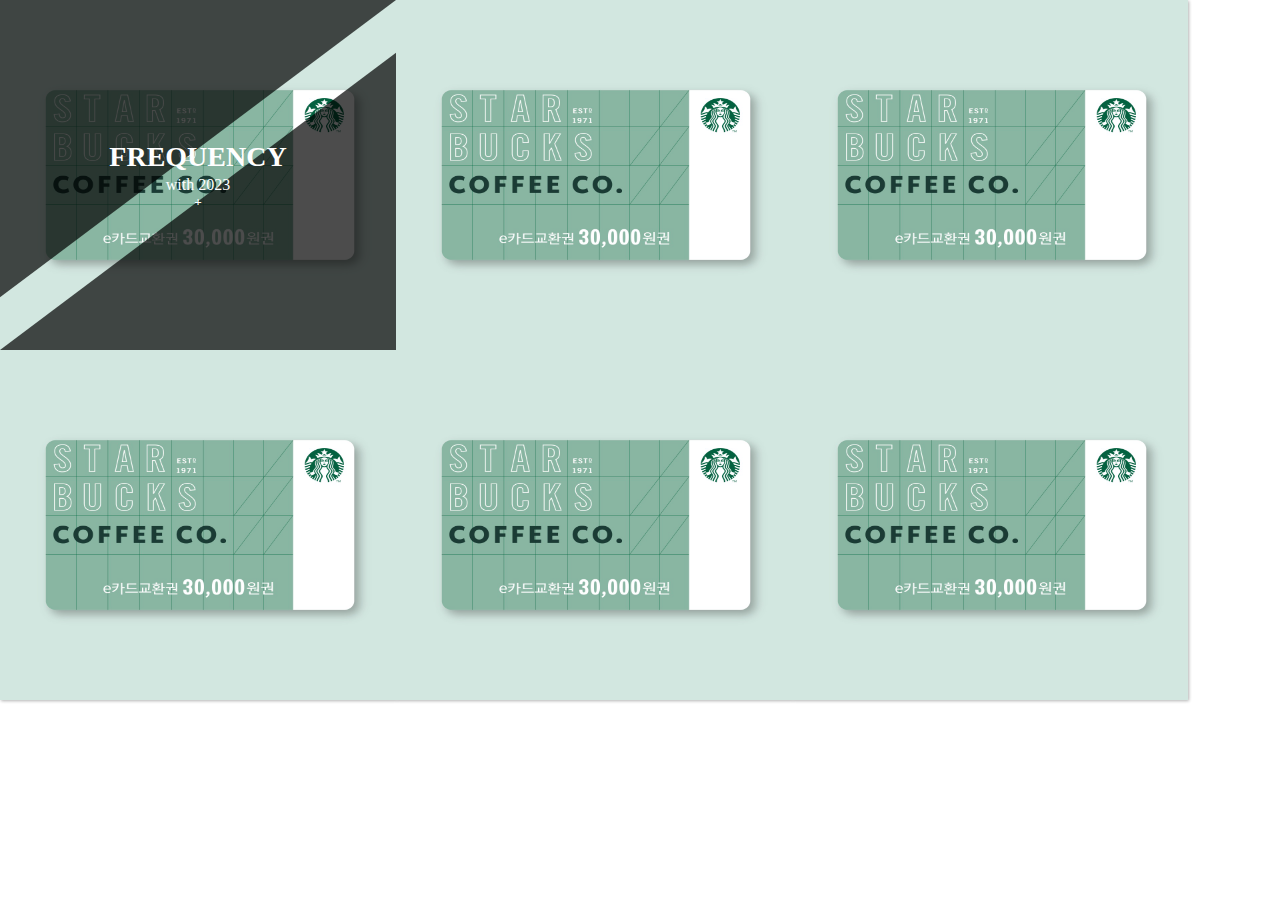
<file: example.html>
<!DOCTYPE html>

<html lang="ko">

<head>

    <meta charset="UTF-8">

    <title>hover-effect1.html</title>



    <style>
        * {padding: 0; margin: 0;}


        #best{width:1200px; height:700px;display:flex;flex-flow:row wrap;}

        .box-wrap {
            width: 33%;
            height: 350px;
            display: flex;
            align-items: center;
            justify-content: center; }
        .box {
            position: relative;
            box-shadow: 1px 1px 3px rgba(0, 0, 0, 0.3);
            cursor: pointer;
            overflow: hidden;
            width: 400px;
            height: 350px; }
        .box img {
            width: 400px;
            display: block;
            height: 350px;
            position: absolute;
            z-index: 10;
            transform: translatey(0px);
            z-index: 30;
            transition: all 0.35s ease-in-out;}
        .box .info {
            opacity: 0;
            visibility: visible;
            z-index: 50;
            position: absolute;
            left: 50%;
            top: 50%;
            transform: translate(-50%, -50%);
            color: #fff;
            text-align: center;
            transition: all 0.35s ease-in-out; }
        .box .info h3 {
            font-size: 28px;
            padding-bottom: 3px; }
        .box:before {
            content: '';
            width: 500px;
            height: 500px;
            background: rgba(0, 0, 0, 0.7);
            position: absolute;
            z-index: 40;
            top: 0;
            right: 0;
            left: auto;
            transform-origin: 100% 0;
            transform: rotate(52.5deg) translatex(-280px);
            transition: all 0.35s ease-in-out;}
        .box:after {
            content: '';
            width: 500px;
            height: 500px;
            background: rgba(0, 0, 0, 0.7);
            position: absolute;
            z-index: 40;
            bottom: 0;
            right: 0;
            left: 0;
            transform-origin: 0 100%;
            transform: rotate(52.5deg) translatex(280px);
            transition: all 0.35s ease-in-out;}
        .box:hover .info {
            opacity: 1;visibility: visible;}
        .box:hover:before {transform: rotate(53.1deg) translatex(0px);}
        .box:hover:after {transform: rotate(53.1deg) translatex(0px);}
    </style>

</head>





<body>

<div id="best">
    <div class="box-wrap">
        <div class="box">
            <div class="img"><img src="img/main/card.jpg"></div>
            <div class="info">
                <h3>FREQUENCY</h3>
                <p>with 2023</p>
                <h5>+</h5>
            </div>
        </div>
    </div>

    <div class="box-wrap">
        <div class="box">
            <div class="img"><img src="img/main/card.jpg"></div>
            <div class="info">
                <h3>FREQUENCY</h3>
                <p>with 2023</p>
                <h5>+</h5>
            </div>
        </div>
    </div>

    <div class="box-wrap">
        <div class="box">
            <div class="img"><img src="img/main/card.jpg"></div>
            <div class="info">
                <h3>FREQUENCY</h3>
                <p>with 2023</p>
                <h5>+</h5>
            </div>
        </div>
    </div>

    <div class="box-wrap">
        <div class="box">
            <div class="img"><img src="img/main/card.jpg"></div>
            <div class="info">
                <h3>FREQUENCY</h3>
                <p>with 2023</p>
                <h5>+</h5>
            </div>
        </div>
    </div>

    <div class="box-wrap">
        <div class="box">
            <div class="img"><img src="img/main/card.jpg"></div>
            <div class="info">
                <h3>FREQUENCY</h3>
                <p>with 2023</p>
                <h5>+</h5>
            </div>
        </div>
    </div>

    <div class="box-wrap">
        <div class="box">
            <div class="img"><img src="img/main/card.jpg"></div>
            <div class="info">
                <h3>FREQUENCY</h3>
                <p>with 2023</p>
                <h5>+</h5>
            </div>
        </div>
    </div>
</div>

</body>

</html>
</file>
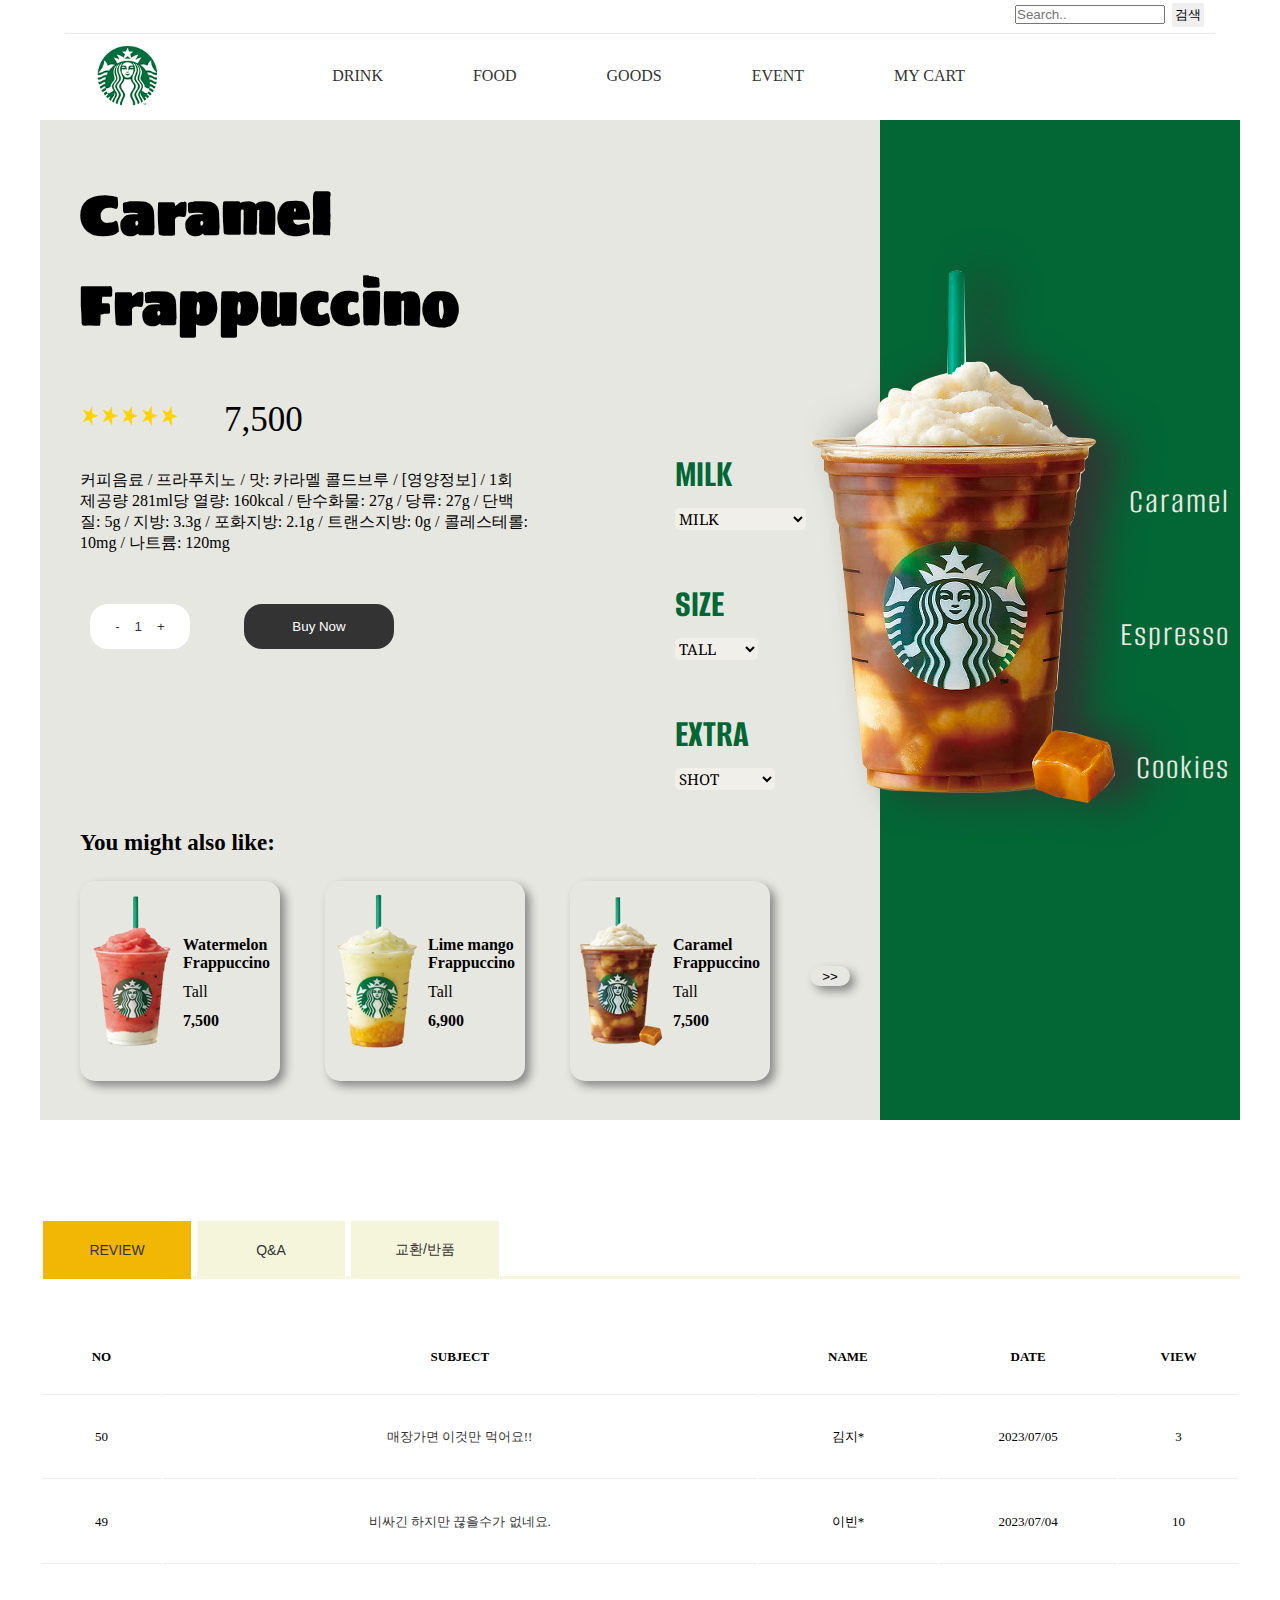
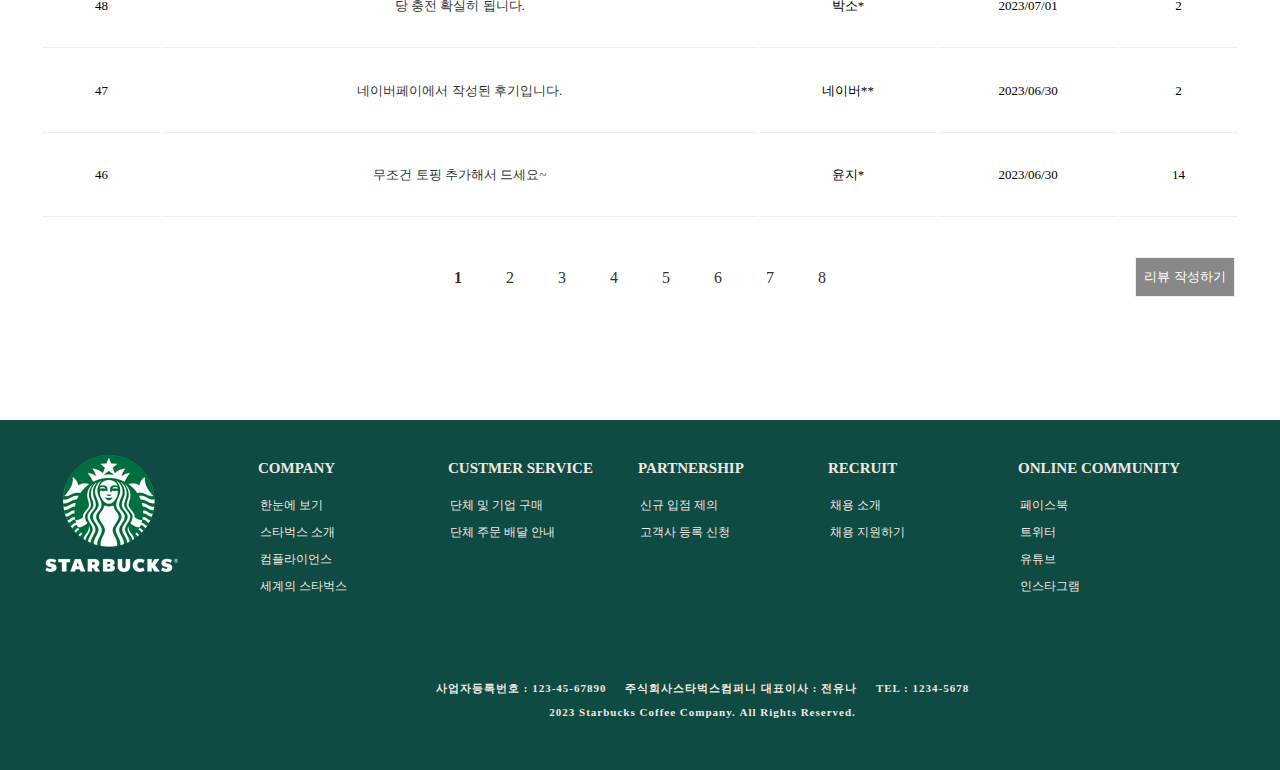
<file: sub.html>
<!DOCTYPE html>
<html lang="en">

<head>
  <meta charset="UTF-8">
  <meta name="viewport" content="width=device-width, initial-scale=1.0">
  <title>Shopping Mall</title>

  <link rel="preconnect" href="https://fonts.googleapis.com">
  <link rel="preconnect" href="https://fonts.gstatic.com" crossorigin>
  <link href="https://fonts.googleapis.com/css2?family=Bebas+Neue&display=swap" rel="stylesheet">

  <link rel="preconnect" href="https://fonts.googleapis.com">
  <link rel="preconnect" href="https://fonts.gstatic.com" crossorigin>
  <link
    href="https://fonts.googleapis.com/css2?family=Alumni+Sans:wght@100&family=Bebas+Neue&family=Instrument+Serif&family=Noto+Serif+Georgian:wght@200&display=swap"
    rel="stylesheet">

  <link rel="preconnect" href="https://fonts.googleapis.com">
  <link rel="preconnect" href="https://fonts.gstatic.com" crossorigin>
  <link
    href="https://fonts.googleapis.com/css2?family=Alumni+Sans:wght@100&family=Bebas+Neue&family=Instrument+Serif&family=Noto+Serif+Georgian:wght@200&family=Sigmar&display=swap"
    rel="stylesheet">
  <!-- greentea Frappucinno -->


  <link rel="stylesheet" href="css/reset.css">
  <link rel="stylesheet" href="css/common.css">
  <link rel="stylesheet" href="css/sub.css">

  <script src="https://ajax.googleapis.com/ajax/libs/jquery/3.7.0/jquery.min.js"></script>


  <script>

    $(function () {

      $('.c').click(function () {
        $("#div1").show();
        $("#div2").hide();
        $("#div3").hide();
      });

      $('.a').click(function () {
        $("#div2").show();
        $("#div1").hide();
        $("#div3").hide();
      });

      $('.b').click(function () {
        $("#div3").show();
        $("#div1").hide();
        $("#div2").hide();
      });

      $('.but:nth-of-type(2)').click(function () {
        $('.but').removeClass('active');
        $(this).addClass('active');
        $("#qna").show();
        $(".review").hide();
        $("#change").hide();
      });

      $('.but:nth-of-type(1)').click(function () {
        $('.but').removeClass('active');
        $(this).addClass('active');
        $(".review").show();
        $("#qna").hide();
        $("#change").hide();
      });

      $('.but:nth-of-type(3)').click(function () {
        $('.but').removeClass('active');
        $(this).addClass('active');
        $("#change").show();
        $("#qna").hide();
        $(".review").hide();
      });


    });

  </script>


</head>

<body>
  <header>
    <div class="search">
      <input name="search"placeholder="Search.." name="search"/> 
      <button type="submit">검색</button>
    </div>      
    <div class="header">
     <div class="inner">
      <h1>
        <a href="index.html">
        <img src="img/main/hlogo.png" alt="로고"></a>
      </h1>
       <ul class="gnb">
          <li><a href="index.html">DRINK</a>
            <ul class="depth2">
             <li><a href="index.html">coffee</a></li>
             <li><a href="index.html">blended</a></li>
             <li><a href="index.html">bottle</a></li>
            </ul>
          </li>
          
          <li><a href="index.html">FOOD</a>
            <ul class="depth2">
             <li><a href="index.html">bread</a></li>
             <li><a href="index.html">cake</a></li>
             <li><a href="index.html">yogurt</a></li>
            </ul>
          </li>

          <li><a href="index.html">GOODS</a>
            <ul class="depth2">
             <li><a href="index.html">머그</a></li>
             <li><a href="index.html">텀블러</a></li>
             <li><a href="index.html">시럽</a></li>
            </ul>
          </li>

          <li><a href="index.html">EVENT</a>
            <ul class="depth2">
             <li><a href="index.html">news</a></li>
             <li><a href="index.html">매장별</a></li>
             <li><a href="index.html">프리퀀시</a></li>
            </ul>
          </li>

          <li><a href="index.html">MY CART</a>
            <ul class="depth2">
             <li><a href="index.html">로그인</a></li>
             <li><a href="index.html">장바구니</a></li>
            </ul>
          </li>
        </ul>

      </div>
    </div>
  </header>



  <div id="sub_main">
    <div id="div1">
      <div class="img_box">
        <img src="img/sub/frappu1.png" alt="1">
        <form>
          <div class="left_box">
            <h3>MILK</h3>
            <select name="milk">
              <option value="MILK" checked>MILK</option>
              <option value="LOWFAT MILK">LOWFAT MILK</option>
              <option value="ALMOND MILK">ALMOND MILK</option>
            </select>
            <h3>SIZE</h3>
            <select name="size">
              <option value="TALL">TALL</option>
              <option value="GRANDE">GRANDE</option>
              <option value="VENTI">VENTI</option>
            </select>
            <h3>EXTRA</h3>
            <select name="extra">
              <option value="SHOT">SHOT</option>
              <option value="SYRUP">SYRUP</option>
              <option value="WHIPPING">WHIPPING</option>
            </select>
          </div>
          <div class="right_box">
            <p>Caramel</p>
            <p>Espresso</p>
            <p>Cookies</p>
          </div>
        </form>
      </div>
      <div class="text_box">
        <h2>Caramel<br>Frappuccino</h2>
        <img src="img/main/star.png" alt="star">
        <span>7,500</span>
        <p>커피음료 / 프라푸치노 / 맛: 카라멜 콜드브루 / [영양정보] / 1회 제공량 281ml당 열량: 160kcal / 탄수화물: 27g / 당류: 27g / 단백질: 5g / 지방: 3.3g /
          포화지방: 2.1g / 트랜스지방: 0g / 콜레스테롤: 10mg / 나트륨: 120mg</p>
        <button type="text">1</button>
        <button type="button">Buy Now</button>
      </div>
    </div>
    <div id="div2">
      <div class="img_box">
        <img src="img/sub/frappu21.png" alt="21">
        <form>
          <div class="left_box">
            <h3>MILK</h3>
            <select name="milk">
              <option value="MILK" ; checked>MILK</option>
              <option value="LOWFAT MILK">LOWFAT MILK</option>
              <option value="ALMOND MILK">ALMOND MILK</option>
            </select>
            <h3>SIZE</h3>
            <select name="size">
              <option value="TALL">TALL</option>
              <option value="GRANDE">GRANDE</option>
              <option value="VENTI">VENTI</option>
            </select>
            <h3>EXTRA</h3>
            <select name="extra">
              <option value="SHOT">SHOT</option>
              <option value="SYRUP">SYRUP</option>
              <option value="WHIPPING">WHIPPING</option>
            </select>
          </div>
          <div class="right_box">
            <p>Watermelon</p>
            <p>passion Fruit</p>
            <p>yogurt</p>
          </div>
        </form>

      </div>

      <div class="text_box">
        <h2>Watermelon<br>Frappuccino</h2>
        <img src="img/main/star.png" alt="star">
        <span>7,500</span>
        <p>과일음료 / 프라푸치노 / 맛: 수박,패션후르츠 / [영양정보] / 1회 제공량 281ml당 열량: 160kcal / 탄수화물: 27g / 당류: 27g / 단백질: 5g / 지방: 3.3g /
          포화지방: 2.1g / 트랜스지방: 0g / 콜레스테롤: 10mg / 나트륨: 120mg</p>
        <button type="text">1</button>
        <button type="button">Buy Now</button>
      </div>
    </div>

    <div id="div3">
      <div class="img_box">
        <img src="img/sub/frappu31.png" alt="31">
        <form>
          <div class="left_box">
            <h3>MILK</h3>
            <select name="milk">
              <option value="MILK" ; checked>MILK</option>
              <option value="LOWFAT MILK">LOWFAT MILK</option>
              <option value="ALMOND MILK">ALMOND MILK</option>
            </select>
            <h3>SIZE</h3>
            <select name="size">
              <option value="TALL">TALL</option>
              <option value="GRANDE">GRANDE</option>
              <option value="VENTI">VENTI</option>
            </select>
            <h3>EXTRA</h3>
            <select name="extra">
              <option value="SHOT">SHOT</option>
              <option value="SYRUP">SYRUP</option>
              <option value="WHIPPING">WHIPPING</option>
            </select>
          </div>
          <div class="right_box">
            <p>Lime</p>
            <p>Mango</p>
            <p>yogurt</p>
          </div>
        </form>

      </div>

      <div class="text_box">
        <h2>Lime Mango<br>Frappuccino</h2>
        <img src="img/main/star.png" alt="star">
        <span>6,900</span>
        <p>과일음료 / 프라푸치노 / 맛: 라임,망고 / [영양정보] / 1회 제공량 281ml당 열량: 160kcal / 탄수화물: 27g / 당류: 27g / 단백질: 5g / 지방: 3.3g /
          포화지방: 2.1g / 트랜스지방: 0g / 콜레스테롤: 10mg / 나트륨: 120mg</p>
        <button type="text">1</button>
        <button type="button">Buy Now</button>
      </div>
    </div>

    <div class="recommend">
      <p>You might also like:</p>

      <div class="recom a">
        <img src="img/sub/frappu2.png" alt="2">
        <p>Watermelon<br>Frappuccino</p>
        <p>Tall</p>
        <p>7,500</p>
      </div>

      <div class="recom b">
        <img src="img/sub/frappu3.png" alt="3">
        <p>Lime mango<br>Frappuccino</p>
        <p>Tall</p>
        <p>6,900</p>
      </div>

      <div class="recom c">
        <img src="img/sub/frappu111.png" alt="1">
        <p>Caramel<br>Frappuccino</p>
        <p>Tall</p>
        <p>7,500</p>
      </div>

      <button type="button">>></button>
    </div>
  </div>


<div id="detail">
  <div class="bar">
    <button class="but active">REVIEW</button>
    <button class="but">Q&A</button>
    <button class="but">교환/반품</button>
  </div>

  <div class=review>
    <div class="sub_review">
      <table>
        <tr style="font-weight:bold;">
          <td>NO</td>
          <td>SUBJECT</td>
          <td>NAME</td>
          <td>DATE</td>
          <td>VIEW</td>
        </tr>
        <tr>
          <td>50</td>
          <td><a href="#">매장가면 이것만 먹어요!!</a></td>
          <td>김지*</td>
          <td>2023/07/05</td>
          <td>3</td>
        </tr>
        <tr>
          <td>49</td>
          <td><a href="#">비싸긴 하지만 끊을수가 없네요.</a></td>
          <td>이빈*</td>
          <td>2023/07/04</td>
          <td>10</td>
        </tr>
        <tr>
          <td>48</td>
          <td><a href="#">당 충전 확실히 됩니다.</a></td>
          <td>박소*</td>
          <td>2023/07/01</td>
          <td>2</td>
        </tr>
        <tr>
          <td>47</td>
          <td><a href="#">네이버페이에서 작성된 후기입니다.</a></td>
          <td>네이버**</td>
          <td>2023/06/30</td>
          <td>2</td>
        </tr>
        <tr>
          <td>46</td>
          <td><a href="#">무조건 토핑 추가해서 드세요~</a></td>
          <td>윤지*</td>
          <td>2023/06/30</td>
          <td>14</td>
        </tr>
      </table>
    </div>

    <div class="page">
      <a href="#"><b>1</b></a>
      <a href="#">2</a>
      <a href="#">3</a>
      <a href="#">4</a>
      <a href="#">5</a>
      <a href="#">6</a>
      <a href="#">7</a>
      <a href="#">8</a>
    </div>

    <button class="write">리뷰 작성하기</button>
  </div>

  <div id="qna">
          <div class="sub_qna">
            <table>
              <tr style="font-weight:bold;">
                <td>NO</td>
                <td>SUBJECT</td>
                <td>NAME</td>
                <td>DATE</td>
                <td>답변여부</td>
              </tr>
              <tr>
                <td>5</td>
                <td><a href="#">먹다가 뭐가 나왔어요ㅠ</a></td>
                <td>이지*</td>
                <td>2023/07/01</td>
                <td>답변완료</td>
              </tr>
              <tr>
                <td>4</td>
                <td><a href="#">왜 이렇게 비싸죠??</a></td>
                <td>정빈*</td>
                <td>2023/05/30</td>
                <td>답변완료</td>
              </tr>
              <tr>
                <td>3</td>
                <td><a href="#">토핑 문의드려요.</a></td>
                <td>박솔*</td>
                <td>2023/01/02</td>
                <td>답변완료</td>
              </tr>
              <tr>
                <td>2</td>
                <td><a href="#">배송 문의</a></td>
                <td>윤새*</td>
                <td>2022/06/30</td>
                <td>답변완료</td>
              </tr>
              <tr>
                <td>1</td>
                <td><a href="#">환불 해주세요</a></td>
                <td>조동*</td>
                <td>2022/01/25</td>
                <td>답변완료</td>
              </tr>
            </table>
          </div>
          
          <div class="page">
            <a href="#">1</a>
          </div>
      
          <button class="write">문의하기</button>
        </div>

          <div id="change">
            <div class=change_box>
             <h3>교환/반품 정보</h3>
             <ul>
               <li>반품배송비(편도):2500원(최초 배송비 미결제시 5,000원 부과)</li>
               <li>교환배송비(왕복):5,000원</li>
               <li>보내실 곳: 16000 경기도 수원시 동탄지성로 1(반송동) 물류단지 A블럭 2층 2L 구역 통합반품센터</li>
               <li>단, 교환/반품 비용은 상품 및 교환/반품 사유에 따라 변경될 수 있으므로 교환/반품 신청 화면 확인 부탁드립니다.</li>
             </ul></div>
   
             <div class=change_box>
               <h3>교환/반품 사유에 따른 요청 가능 기간</h3>
               <ul>
                 <li>구매자 단순 변심:상품 수령 후 7일 이내(구매자 반품 배송비 부담)</li>
                 <li>표시/광고와 상이,계약 내용과 다르게 이행된 경우:상품 수령 후 3개월 이내 혹은 표시/광고와 다른 사실을 안 날로부터 30일 이내</li>
               </ul></div>
   
               <div class=change_box>
                 <h3>교환/반품 불가한 경우</h3>
                 <ul>
                 <li>교환/반품 요청 기간이 지난 경우</li>
                 <li>소비자의 책임 있는 사유로 상품 등이 분실/파손/훼손된 경우</li>
                 <li>소비자의 사용/소비에 의해 상품 등의 가치가 현저히 감소한 경우</li>
                 <li>주문제작 상품 중 상품제작에 들어간 경우(주문접수 후 개별생산,맞춤 제작 등)</li>
                 </ul>
                 </div>
   
            </div>
        </div>

    <footer>
      <div id="foot">
        <div class="bottom logo">
          <img src="img/main/flogo.png" alt="home">
        </div>
        <div class="bottom">
          <h4>COMPANY</h4>
          <ul>
            <li>한눈에 보기</li>
            <li>스타벅스 소개</li>
            <li>컴플라이언스</li>
            <li>세계의 스타벅스</li>
          </ul>
        </div>
        <div class="bottom">
          <h4>CUSTMER SERVICE</h4>
          <ul>
            <li>단체 및 기업 구매</li>
            <li>단체 주문 배달 안내</li>
          </ul>
        </div>
        <div class="bottom">
          <h4>PARTNERSHIP</h4>
          <ul>
            <li>신규 입점 제의</li>
            <li>고객사 등록 신청</li>
          </ul>
        </div>
        <div class="bottom">
          <h4>RECRUIT</h4>
          <ul>
            <li>채용 소개</li>
            <li>채용 지원하기</li>
          </ul>
        </div>
        <div class="bottom">
          <h4>ONLINE COMMUNITY</h4>
          <ul>
            <li>페이스북</li>
            <li>트위터</li>
            <li>유튜브</li>
            <li>인스타그램</li>
          </ul>
        </div>
        

        <div class="last">
          <h3>사업자등록번호 :
            123-45-67890&nbsp;&nbsp;&nbsp;&nbsp;&nbsp;주식회사스타벅스컴퍼니&nbsp;대표이사&nbsp;:&nbsp;전유나&nbsp;&nbsp;&nbsp;&nbsp;&nbsp;TEL
            : 1234-5678</h3>
          <h3>2023 Starbucks Coffee Company.&nbsp;All Rights Reserved.</h3>
        </div>
      </div>
    </footer>


</body>

</html>
</file>
<file: css/common.css>
@charset "utf-8";

@font-face {
    font-family: 'SUITE-Regular';
    src: url('https://cdn.jsdelivr.net/gh/projectnoonnu/noonfonts_2304-2@1.0/SUITE-Regular.woff2') format('woff2');
    font-weight: 400;
    font-style: normal;
}

a{text-decoration:none; cursor:pointer;}

header{height:120px;}
.search{width:1150px;margin:0 auto;}
.search input[name="search"]{width:150px; margin:0 3px 0 950px;}
.header{width:100%; height:110px;} 
.search>button{border:0; border-radius:2px; padding:3px; margin:3px auto 0;}
.search>button:hover{background:#0f4b43; color:#fff;cursor:pointer;}
/* header>.circle{position:absolute; width:500px; height:500px; border-radius:50%; top:-200px; left:900px;
           background-color:#ddf5e3;opacity:0.8;} */
.header .inner{width:1150px; height:89px; border-top:1px solid #e9e9e9; border-bottom:1px solid #e9e9e9; margin:6px auto;}
.header .inner>h1{float:left;padding:7px; margin-left:20px;}
.header .inner>h1 img{width:70px;}
.header .inner>.gnb{float:right; margin-right:250px; margin-top:17px;}
.header .inner>.gnb>li{float:left;height:89px; margin:-20px 45px; position:relative;}
.header .inner>.gnb>li:last-child{margin-right:0px;}
.header .inner>.gnb>li>a{line-height:89px;color:#333;;display:block;font-size:16px;}
.header .inner>.gnb>li:hover>a{color:#F29f05;}
.header .inner .gnb>li .depth2{width:130px; position:absolute;margin-left:-50px;top:88px;background:rgba(255,255,255,0.7);display:none;z-index:66;}
.header .inner>.gnb>li .depth2 li{text-align:center;}
.header .inner>.gnb>li .depth2 li a{line-height:45px;display:block;font-size:15px;color:#333;border:0.5px solid #e9e9e9;}
.header .inner>.gnb>li .depth2 li:hover a{color:#F29f05;}
.header .inner>.gnb>li:hover .depth2{display:block;}


footer{width:100%; height:350px;background-color:#0f4b43;}
footer>#foot{width:1200px; height:350px; margin:0 auto; position:relative;}
#foot .bottom{display:block; float:left; width:15%; height:310px; margin:5px;}
#foot .logo{width:200px; padding:30px 0;}
#foot .bottom h4{font-size:15px; color:#efe7e1; padding:35px 3px 10px;}
#foot .bottom h4:hover{color:#F29f05; cursor:pointer;}
#foot .bottom li{font-size:12px; color:#efe7e1; padding:10px 5px 0;}

#foot .last{position:absolute; bottom:15%; left:33%;}
#foot .last h3{font-size:11px; color:#efe7e1; padding:10px 0 0;text-align:center;letter-spacing:1px;font-family:normal;}
</file>
<file: css/sub.css>
@charset "utf-8";

table,tr,th,td{margin:0;padding:0;}

#sub_main{width:1200px;background-image:linear-gradient(to right,#e7e7e1 70%, #036635 30%);margin:0 auto;}


#div2{display:none;}
#div3{display:none;}

#qna{display:none;}
#change{display:none;}

.text_box{width:500px; height:700px;}
.text_box>h2{font-family:'Sigmar', cursive; font-size:55px;letter-spacing:2px; padding:50px 40px;}
.text_box img{width:100px; height:30px; margin:0 40px;}
.text_box span{font-size:35px; padding:-10px;}
.text_box p{width:450px; margin:30px 40px;}
.text_box>button:nth-of-type(1){width:100px; height:45px; background-color:#fff; color:#333; border-radius:18px; border:none; margin:20px 50px; text-align:center;}
.text_box>button:nth-of-type(1):before{content:"-";padding:5px 15px;color:#333;}
.text_box>button:nth-of-type(1):after{content:"+";padding:5px 15px;color:#333;}
.text_box>button:nth-of-type(2){width:150px; height:45px; background-color:#333; color:#fff; border-radius:18px; border:none;}
.text_box>button:nth-of-type(2):hover{background-color:#036635; cursor:pointer;}
 


.recommend{width:900px; height:300px;}
.recommend>p{font-size:23px; font-weight:bold; padding:10px 40px;}
.recommend .recom{width:200px; height:200px; margin:15px 5px 0 40px;float:left;border-radius:15px; box-shadow:5px 5px 10px #888888;}
.recommend .recom img{float:left;padding:10px;}
.recommend .recom p{margin:55px 0px -44px 98px; font-size:16px; font-weight:bold;}
.recommend .recom p:nth-of-type(2){font-weight:lighter;}
.recommend button{border-radius:15px;width:40px; height:20px; margin:100px 35px 0; box-shadow:5px 5px 10px #888888;border:none;background:#e7e7e1; }





.img_box{float:right; width:600px; height:600px; position:relative;}
.img_box img{margin:150px -50px 0 170px; filter:drop-shadow(30px 0 20px #333); width:305px;height:533px;}
.img_box img:hover{transform:rotate(10deg) scale(1.2);}

.img_box .left_box{position:absolute; top:280px; left:35px;}
.img_box .left_box h3{margin:50px 0 10px; font-size:40px; color:#036635;font-family: 'Alumni Sans'}
.img_box .left_box>select{border:none;font-size:15px; border-radius:5px;font-family: 'Noto Serif Georgian', serif;background:#f0efea;}

.img_box .right_box{position:absolute; top:270px; right:10px;}
.img_box .right_box>p{font-size:35px; margin:90px 0 50px 0;font-family: 'Alumni Sans', sans-serif;color:#e7e7e1;letter-spacing:2px;text-align:right;}



#detail{width:1200px; height:800px; margin:0 auto;}
#detail .bar{width:100%;height:59px;margin:100px auto 40px;border-bottom:3px solid beige;}
#detail .bar button{width:150px;height:60px;text-align:center;background-color:beige; border:1px solid #fff;margin:0 2px;float:left;color:#333;font-size:14px;}
#detail .bar button:hover, #detail .bar button.active{background:#f2b705;}

#detail .sub_review table{width:100%;font-size:13px;height:500px;text-align:center;}
#detail .sub_review table td:first-of-type{width:10%; border-bottom:1px solid #eee;}
#detail .sub_review table td:nth-of-type(2){width:50%px;text-align:center; border-bottom:1px solid #eee;}
#detail .sub_review table td:nth-of-type(3){width:15%; text-align:center; border-bottom:1px solid #eee;}
#detail .sub_review table td:nth-of-type(4){width:15%; text-align:center; border-bottom:1px solid #eee;}
#detail .sub_review table td:nth-of-type(5){width:10%; text-align:center; border-bottom:1px solid #eee;}

.page{width:100%; text-align:center;margin:50px 0;}
.page a{margin:20px;}

button .write{width:100px;height:40px;text-align:center; border:1px solid #eee;margin-right:10px;background:#888888;color:#fff}
button .write:hover{background:#333;cursor:pointer;}



#detail .sub_qna table{width:100%;font-size:13px;height:500px;text-align:center;}
#detail .sub_qna table td:first-of-type{width:10%; border-bottom:1px solid #eee;}
#detail .sub_qna table td:nth-of-type(2){width:50%px;text-align:center; border-bottom:1px solid #eee;}
#detail .sub_qna table td:nth-of-type(3){width:15%; text-align:center; border-bottom:1px solid #eee;}
#detail .sub_qna table td:nth-of-type(4){width:15%; text-align:center; border-bottom:1px solid #eee;}
#detail .sub_qna table td:nth-of-type(5){width:10%; text-align:center; border-bottom:1px solid #eee;}

.write{width:100px;height:40px;text-align:center; border:1px solid #eee;margin:-80px 5px;background:#888888;color:#fff; float:right;}
.write:hover{background:#333;cursor:pointer;}


#detail #change{width:95%;font-size:13px;height:500px}
#change .change_box{margin:50px 0;}
#change .change_box h3{font-size:20px;border-bottom:1px solid #888888; margin:15px 0;}
#change .change_box li{list-style-type:square;font-size:15px; line-height:40px; margin:0 40px;}
</file>
